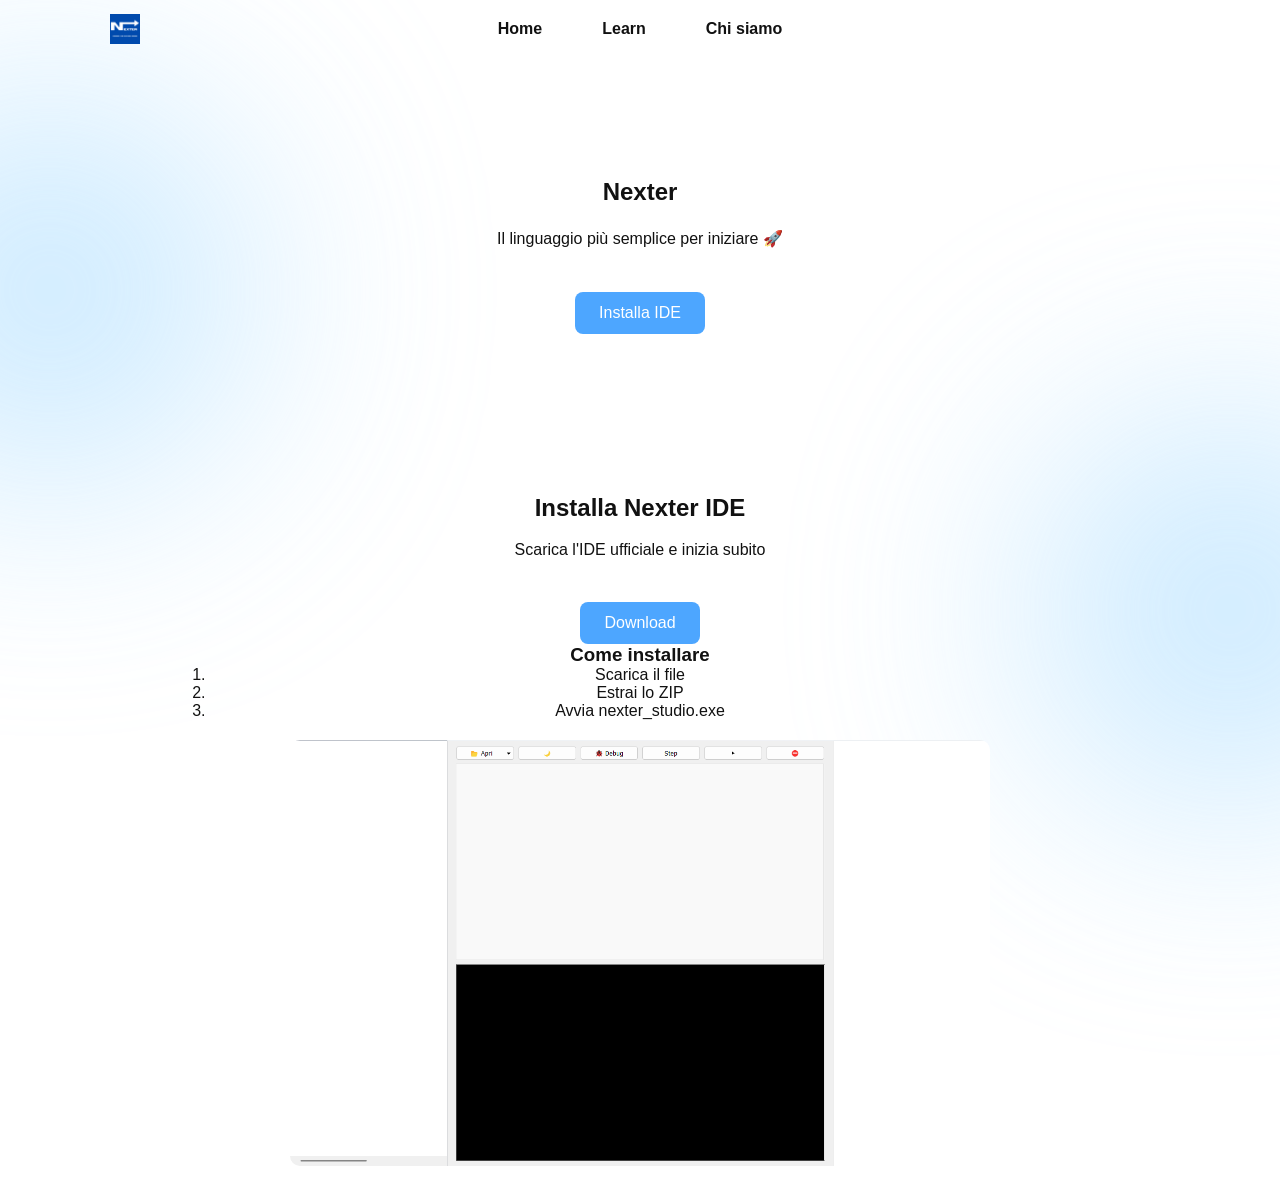
<file: index.html>
<!DOCTYPE html>
<html>
<head>
    <title>Nexter</title>
    <link rel="stylesheet" href="css/style.css">
</head>
<body>

<div class="blob left"></div>
<div class="blob right"></div>

<header>
    <img src="assets/logo.png" class="logo">

    <nav>
        <a href="index.html">Home</a>
        <a href="learn.html">Learn</a>
        <a href="about.html">Chi siamo</a>
    </nav>
</header>

<section class="hero">
    <h1>Nexter


    </h1>
    <p>Il linguaggio più semplice per iniziare 🚀</p>

    <a href="#install" class="btn">Installa IDE</a>
</section>

<section id="install" class="install">
    <h2>Installa Nexter IDE


    </h2>

    <p>Scarica l'IDE ufficiale e inizia subito


    </p>

    <a href="public/download/Nexter_studio.zip" class="btn">Download</a>

    <h3>Come installare


    </h3>
    <ol>
        <li>Scarica il file

        </li>
        <li>Estrai lo ZIP

        </li>
        <li>Avvia nexter_studio.exe
            
        </li>
    </ol>

    <img src="assets/ide.png" class="ide-img">
</section>

</body>
</html>
</file>
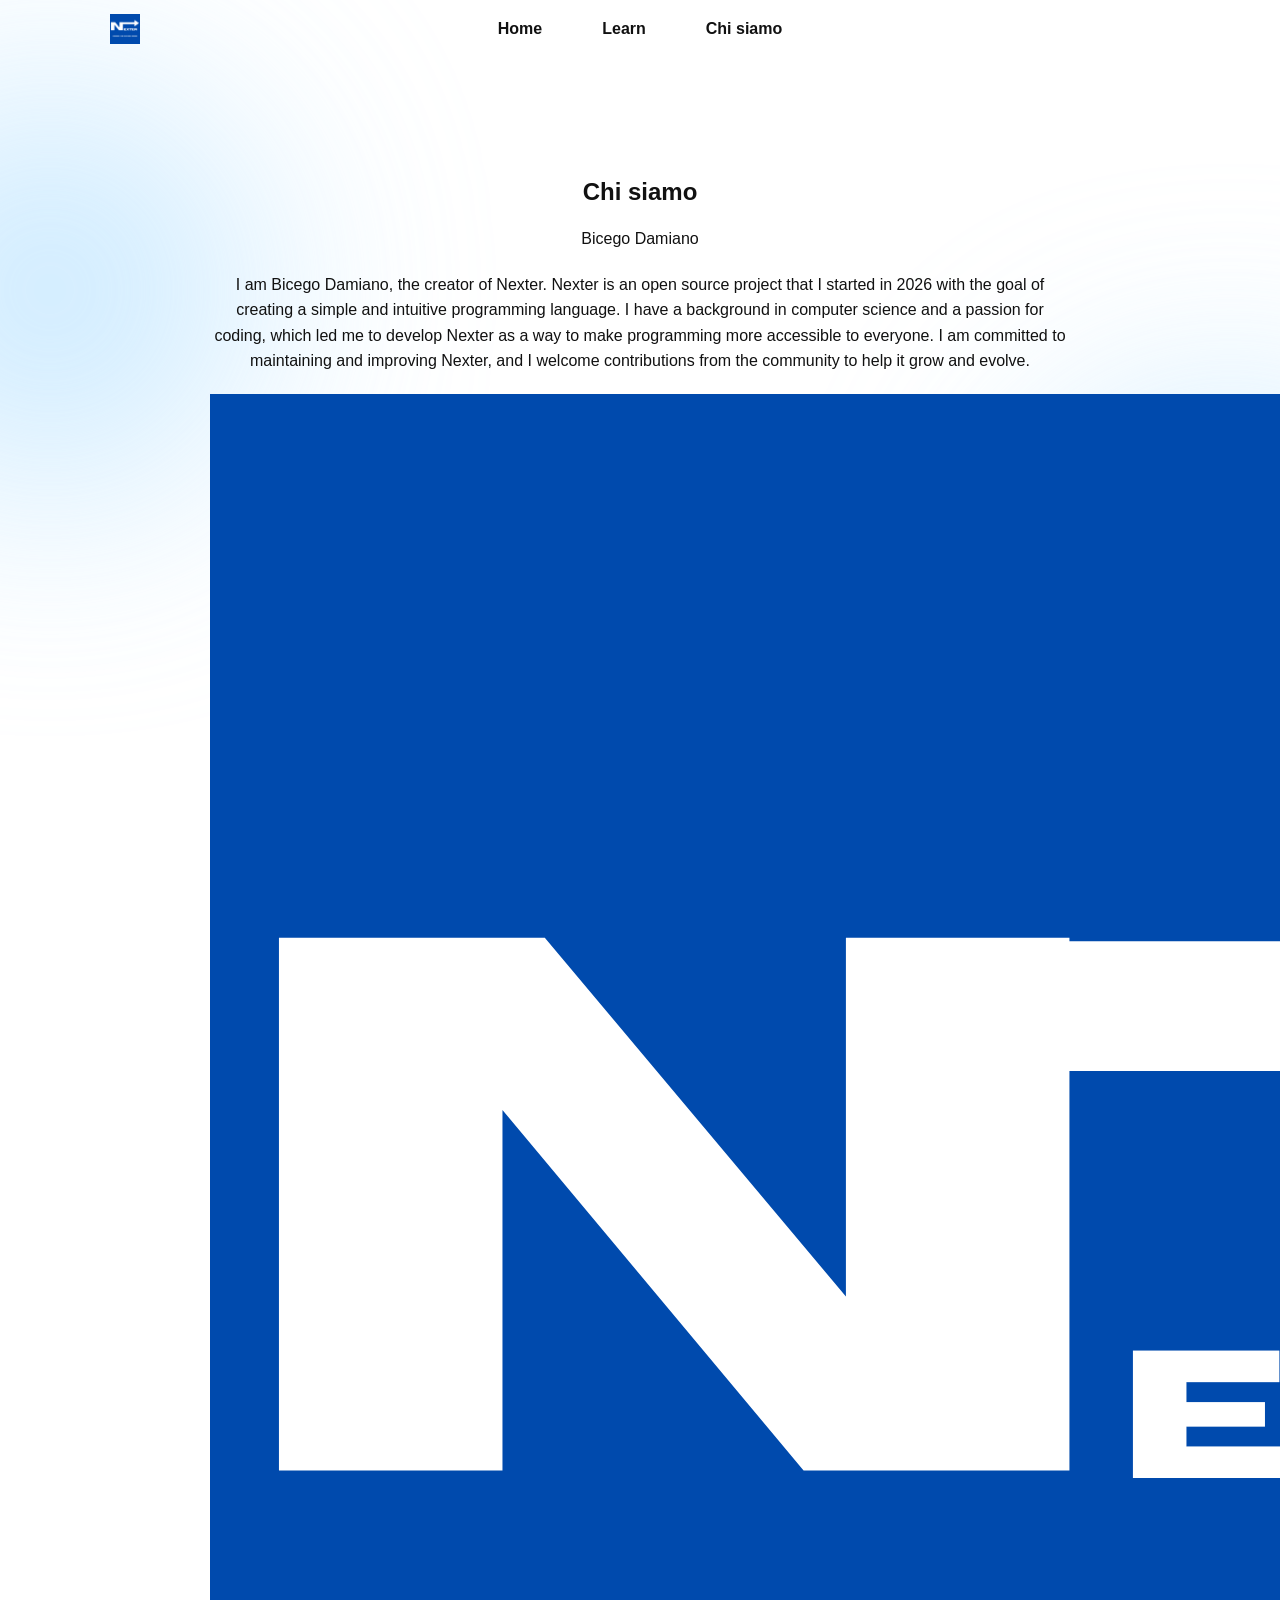
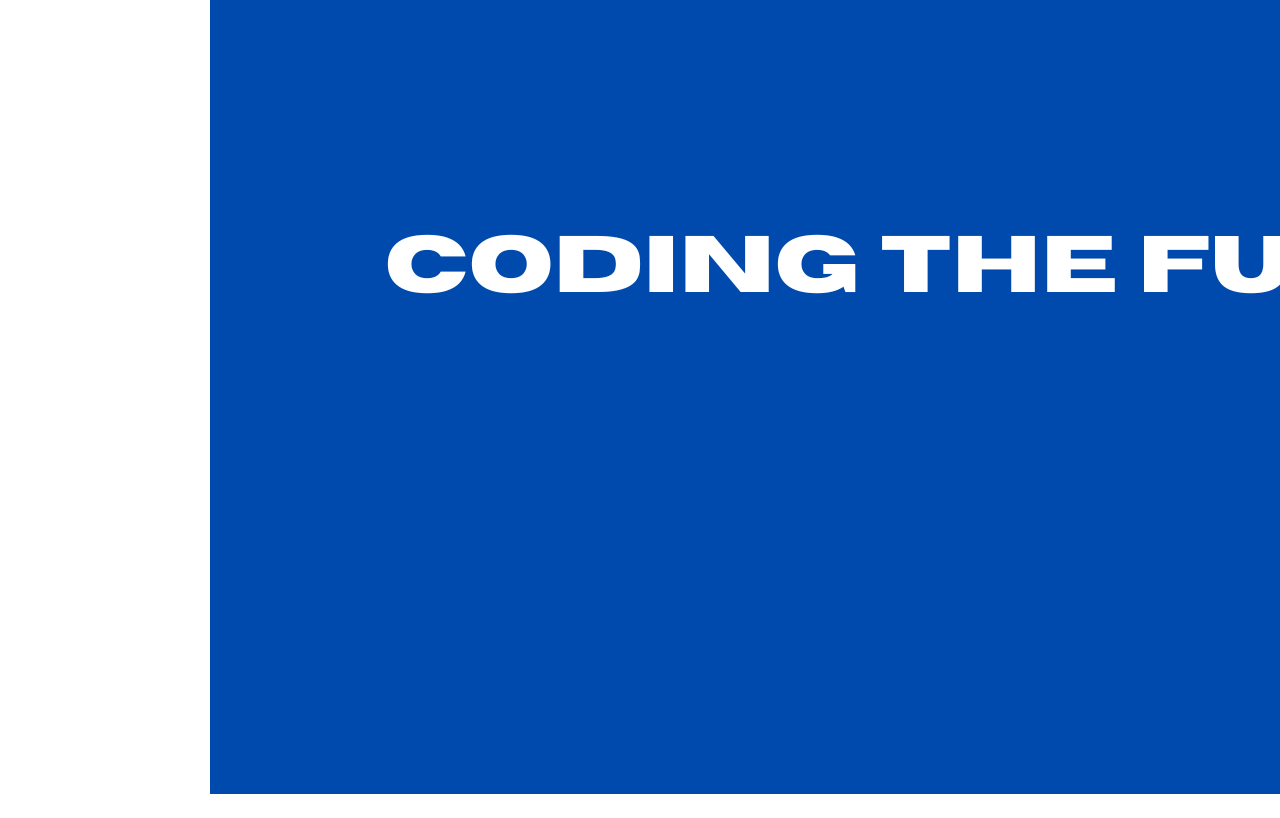
<file: about.html>
<!DOCTYPE html>
<html>
<head>
    <title>Chi siamo</title>
    <link rel="stylesheet" href="css/style.css">
</head>
<body>

<div class="blob left"></div>
<div class="blob right"></div>

<header>
    <img src="assets/logo.png" class="logo">

    <nav>
        <a href="index.html">Home</a>
        <a href="learn.html">Learn</a>
        <a href="about.html">Chi siamo</a>
    </nav>
</header>

<section class="content">
    <h1>Chi siamo</h1>

    <p>
        Bicego Damiano


    </p>

    <p>
        
        
        I am Bicego Damiano, the creator of Nexter. Nexter is an open source project that I started in 2026 with the goal of creating a simple and intuitive programming language. I have a background in computer science and a passion for coding, which led me to develop Nexter as a way to make programming more accessible to everyone. I am committed to maintaining and improving Nexter, and I welcome contributions from the community to help it grow and evolve.
    </p>

    <img src="assets/logo.png" class="logo-about">

</section>

</body>
</html>
</file>
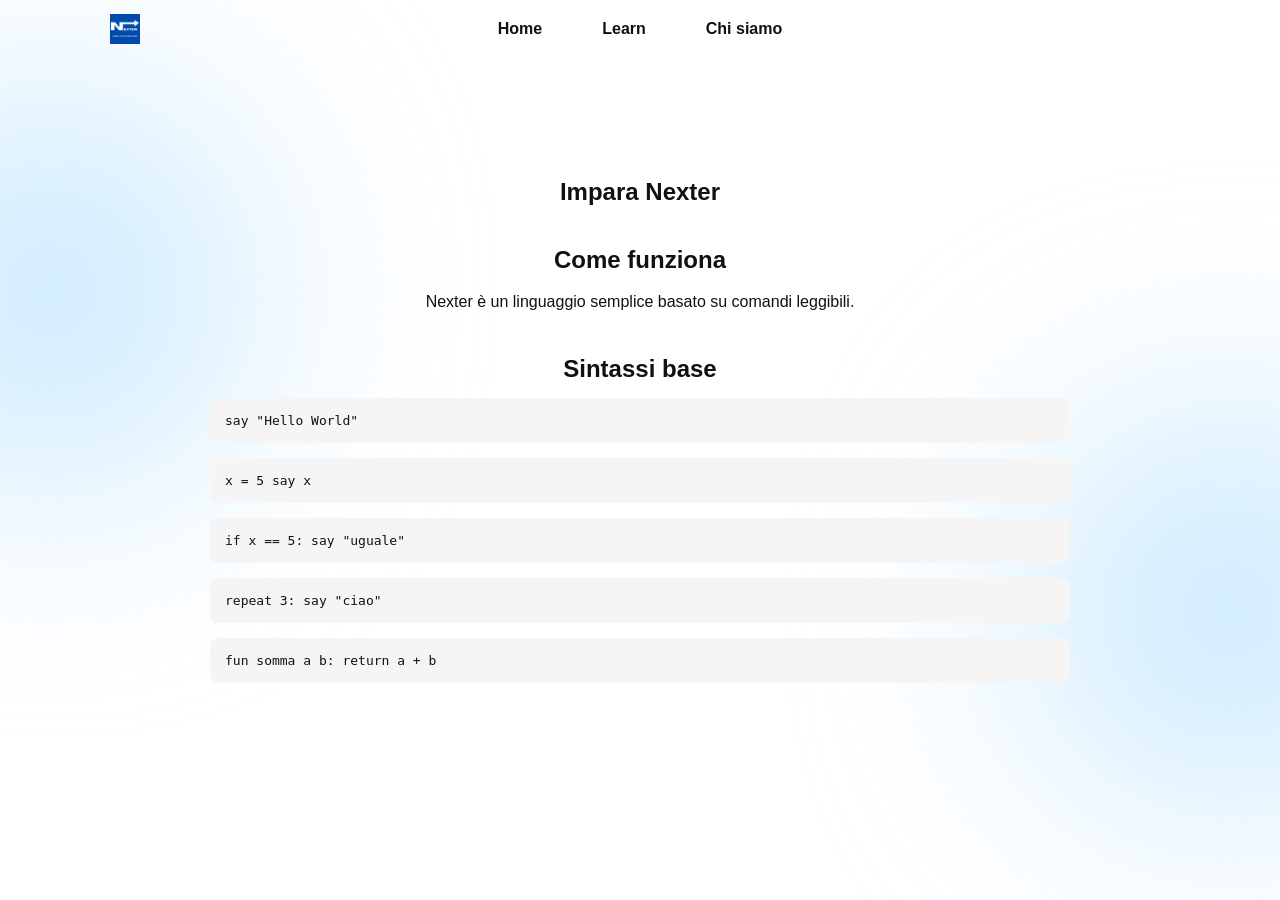
<file: learn.html>
<!DOCTYPE html>
<html>
<head>
    <title>Learn Nexter</title>
    <link rel="stylesheet" href="css/style.css">
</head>
<body>

<div class="blob left"></div>
<div class="blob right"></div>

<header>
    <img src="assets/logo.png" class="logo">

    <nav>
        <a href="index.html">Home</a>
        <a href="learn.html">Learn</a>
        <a href="about.html">Chi siamo</a>
    </nav>
</header>

<section class="content">
    <h1>Impara Nexter


    </h1>

    <h2>Come funziona

    </h2>
    <p>Nexter è un linguaggio semplice basato su comandi leggibili.

    </p>

    <h2>Sintassi base

    </h2>

    <div class="code">
        say "Hello World"

    </div>

    <div class="code">
        x = 5
        say x

    </div>

    <div class="code">
        if x == 5:
            say "uguale"

    </div>

    <div class="code">
        repeat 3:
            say "ciao"

    </div>

    <div class="code">
        fun somma a b:
            return a + b
            
    </div>

</section>

</body>
</html>
</file>
<file: css/style.css>
/* RESET */
* {
    margin: 0;
    padding: 0;
    box-sizing: border-box;
}

/* BODY */
body {
    font-family: Arial, sans-serif;
    background: #ffffff; /* BIANCO */
    color: #111;
    display: flex;
    flex-direction: column;
    align-items: center; /* CENTRA TUTTO */
}

/* BLOBS (macchie blu) */
.blob {
    position: fixed;
    width: 400px;
    height: 400px;
    background: #b3e0ff;
    border-radius: 50%;
    z-index: -1;
    filter: blur(120px);
    opacity: 0.7;
}

.left {
    top: 10%;
    left: -150px;
}

.right {
    bottom: 10%;
    right: -150px;
}

/* HEADER */
header {
    width: 100%;
    max-width: 1100px;
    display: flex;
    align-items: center;
    justify-content: center; /* menu centrale */
    padding: 20px;
    position: relative;
}

/* LOGO */
.logo {
    position: absolute;
    left: 20px;
    width: 30px;
}

/* NAV */
nav {
    display: flex;
    gap: 60px;
}

nav a {
    text-decoration: none;
    color: #111;
    font-weight: bold;
    transition: 0.2s;
}

nav a:hover {
    color: #4da6ff;
}

/* HERO */
.hero {
    text-align: center;
    margin-top: 120px;
    max-width: 800px;
}

/* BOTTONI */
.btn {
    display: inline-block;
    padding: 12px 24px;
    background: #4da6ff;
    color: white;
    border-radius: 8px;
    text-decoration: none;
    margin-top: 20px;
    transition: 0.2s;
}

.btn:hover {
    background: #3399ff;
}

/* SEZIONI */
.install, .content {
    max-width: 900px;
    width: 100%;
    text-align: center;
    margin-top: 100px;
    padding: 20px;
}

/* IMMAGINI */
.ide-img {
    width: 100%;
    max-width: 700px;
    margin-top: 20px;
    border-radius: 10px;
}

/* CODE */
.code {
    background: #f5f5f5;
    padding: 15px;
    margin: 15px 0;
    border-radius: 8px;
    font-family: monospace;
    text-align: left;
}

h1 {
    margin-bottom: 20px;
}

h2 {
    margin-top: 40px;
    margin-bottom: 15px;
}

p {
    margin-top: 10px;
    margin-bottom: 20px;
    line-height: 1.6; /* spazio tra righe */
}
</file>
